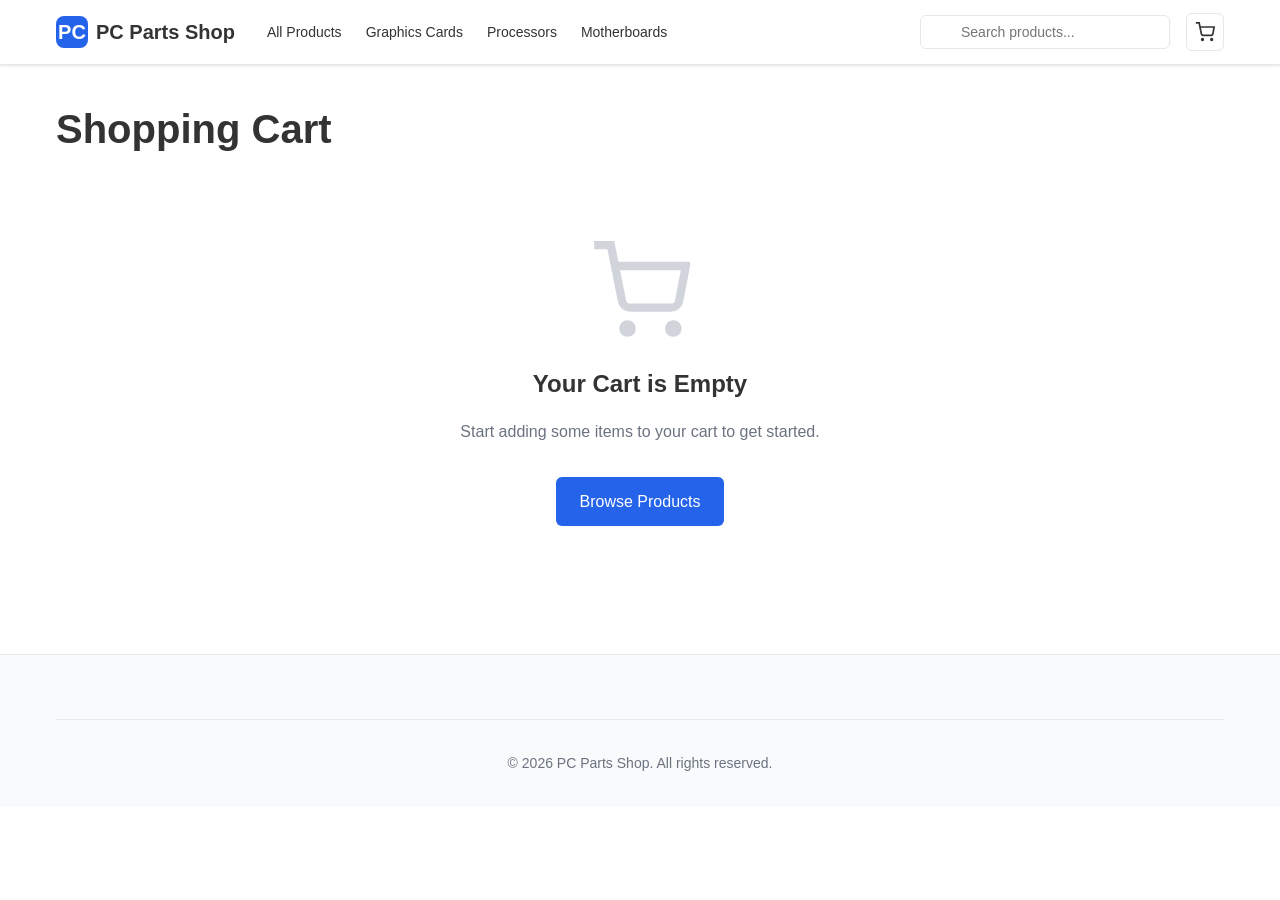
<file: Assignment 2 wt/cart.html>
<!DOCTYPE html>
<html lang="en">
<head>
    <meta charset="UTF-8">
    <meta name="viewport" content="width=device-width, initial-scale=1.0">
    <title>Shopping Cart - PC Parts Shop</title>
    <link rel="stylesheet" href="styles.css">
    <style>
        .cart-page {
            padding: 2rem 0;
            min-height: 60vh;
        }
        
        .cart-title {
            font-size: 2.5rem;
            font-weight: bold;
            margin-bottom: 2rem;
        }
        
        .cart-layout {
            display: grid;
            grid-template-columns: 1fr;
            gap: 2rem;
        }
        
        .cart-items {
            display: flex;
            flex-direction: column;
            gap: 1rem;
        }
        
        .cart-item {
            background: white;
            border: 1px solid #e5e7eb;
            border-radius: 8px;
            padding: 1.5rem;
        }
        
        .cart-item-content {
            display: flex;
            gap: 1.5rem;
        }
        
        .cart-item-image {
            width: 120px;
            height: 120px;
            background: #f3f4f6;
            border-radius: 8px;
            overflow: hidden;
            flex-shrink: 0;
        }
        
        .cart-item-image img {
            width: 100%;
            height: 100%;
            object-fit: cover;
        }
        
        .cart-item-details {
            flex: 1;
            display: flex;
            flex-direction: column;
            justify-content: space-between;
        }
        
        .cart-item-name {
            font-weight: 600;
            font-size: 1.125rem;
            margin-bottom: 0.5rem;
        }
        
        .cart-item-description {
            font-size: 0.875rem;
            color: #6b7280;
        }
        
        .cart-item-actions {
            display: flex;
            justify-content: space-between;
            align-items: center;
            margin-top: 1rem;
            flex-wrap: wrap;
            gap: 1rem;
        }
        
        .cart-item-quantity {
            display: flex;
            align-items: center;
            gap: 0.5rem;
            border: 1px solid #e5e7eb;
            border-radius: 6px;
        }
        
        .cart-item-quantity button {
            padding: 0.5rem 0.75rem;
            background: white;
            border: none;
            cursor: pointer;
        }
        
        .cart-item-quantity button:hover {
            background: #f3f4f6;
        }
        
        .cart-item-quantity span {
            padding: 0 0.75rem;
            font-weight: 600;
        }
        
        .cart-item-price-section {
            display: flex;
            align-items: center;
            gap: 1rem;
        }
        
        .cart-item-price {
            font-size: 1.25rem;
            font-weight: bold;
        }
        
        .remove-btn {
            color: #ef4444;
            padding: 0.5rem;
            background: none;
            border: none;
            cursor: pointer;
        }
        
        .remove-btn:hover {
            opacity: 0.7;
        }
        
        .order-summary {
            background: white;
            border: 1px solid #e5e7eb;
            border-radius: 8px;
            padding: 1.5rem;
            height: fit-content;
        }
        
        .summary-title {
            font-size: 1.5rem;
            font-weight: bold;
            margin-bottom: 1.5rem;
        }
        
        .summary-row {
            display: flex;
            justify-content: space-between;
            margin-bottom: 1rem;
        }
        
        .summary-label {
            color: #6b7280;
        }
        
        .summary-value {
            font-weight: 600;
        }
        
        .free-shipping-note {
            font-size: 0.875rem;
            color: #2563eb;
            margin-bottom: 1rem;
        }
        
        .summary-divider {
            height: 1px;
            background: #e5e7eb;
            margin: 1.5rem 0;
        }
        
        .summary-total {
            display: flex;
            justify-content: space-between;
            font-size: 1.125rem;
        }
        
        .summary-total-label {
            font-weight: bold;
        }
        
        .summary-total-value {
            font-weight: bold;
            color: #2563eb;
        }
        
        .summary-buttons {
            display: flex;
            flex-direction: column;
            gap: 1rem;
            margin-top: 1.5rem;
        }
        
        .empty-cart {
            text-align: center;
            padding: 3rem 0;
        }
        
        .empty-cart-icon {
            width: 100px;
            height: 100px;
            margin: 0 auto 1rem;
            color: #d1d5db;
        }
        
        .empty-cart h2 {
            font-size: 1.5rem;
            font-weight: bold;
            margin-bottom: 1rem;
        }
        
        .empty-cart p {
            color: #6b7280;
            margin-bottom: 2rem;
        }
        
        @media (min-width: 1024px) {
            .cart-layout {
                grid-template-columns: 2fr 1fr;
            }
            
            .order-summary {
                position: sticky;
                top: 80px;
            }
        }
    </style>
</head>
<body>
    <!-- Header -->
    <header class="header">
        <div class="container header-content">
            <div class="header-left">
                <a href="index.html" class="logo">
                    <div class="logo-icon">PC</div>
                    <span class="logo-text">PC Parts Shop</span>
                </a>
                <nav class="desktop-nav">
                    <a href="products.html">All Products</a>
                    <a href="products.html?category=gpu">Graphics Cards</a>
                    <a href="products.html?category=cpu">Processors</a>
                    <a href="products.html?category=motherboard">Motherboards</a>
                </nav>
            </div>
            <div class="header-right">
                <div class="search-bar">
                    <input type="search" placeholder="Search products..." class="search-input">
                </div>
                <a href="cart.html" class="cart-button">
                    <svg width="20" height="20" viewBox="0 0 24 24" fill="none" stroke="currentColor" stroke-width="2">
                        <circle cx="9" cy="21" r="1"></circle>
                        <circle cx="20" cy="21" r="1"></circle>
                        <path d="M1 1h4l2.68 13.39a2 2 0 0 0 2 1.61h9.72a2 2 0 0 0 2-1.61L23 6H6"></path>
                    </svg>
                    <span class="cart-count" id="cartCount">0</span>
                </a>
            </div>
        </div>
    </header>

    <!-- Cart Page -->
    <div class="cart-page">
        <div class="container">
            <h1 class="cart-title">Shopping Cart</h1>

            <div id="cartContent">
                <!-- Cart content will be loaded here -->
            </div>
        </div>
    </div>

    <!-- Footer -->
    <footer class="footer">
        <div class="container">
            <div class="footer-bottom">
                © 2026 PC Parts Shop. All rights reserved.
            </div>
        </div>
    </footer>

    <script src="products-data.js"></script>
    <script src="cart.js"></script>
    <script src="script.js"></script>
    <script>
        document.addEventListener('DOMContentLoaded', function() {
            displayCart();
        });

        function displayCart() {
            const cart = getCart();
            const container = document.getElementById('cartContent');
            
            const cartItems = cart.items.map(item => {
                const product = products.find(p => p.id === item.productId);
                return { ...item, product };
            }).filter(item => item.product);

            if (cartItems.length === 0) {
                container.innerHTML = `
                    <div class="empty-cart">
                        <svg class="empty-cart-icon" viewBox="0 0 24 24" fill="none" stroke="currentColor" stroke-width="2">
                            <circle cx="9" cy="21" r="1"></circle>
                            <circle cx="20" cy="21" r="1"></circle>
                            <path d="M1 1h4l2.68 13.39a2 2 0 0 0 2 1.61h9.72a2 2 0 0 0 2-1.61L23 6H6"></path>
                        </svg>
                        <h2>Your Cart is Empty</h2>
                        <p>Start adding some items to your cart to get started.</p>
                        <a href="products.html" class="btn btn-primary btn-lg">Browse Products</a>
                    </div>
                `;
                return;
            }

            const subtotal = cartItems.reduce((sum, item) => sum + (item.product.price * item.quantity), 0);
            const shipping = subtotal > 50 ? 0 : 9.99;
            const tax = subtotal * 0.08;
            const total = subtotal + shipping + tax;

            const cartItemsHTML = cartItems.map(item => `
                <div class="cart-item">
                    <div class="cart-item-content">
                        <a href="product-detail.html?id=${item.product.id}" class="cart-item-image">
                            <img src="${item.product.image}" alt="${item.product.name}">
                        </a>
                        <div class="cart-item-details">
                            <div>
                                <a href="product-detail.html?id=${item.product.id}" class="cart-item-name">${item.product.name}</a>
                                <p class="cart-item-description">${item.product.description}</p>
                            </div>
                            <div class="cart-item-actions">
                                <div class="cart-item-quantity">
                                    <button onclick="updateQuantity('${item.product.id}', ${item.quantity - 1})" ${item.quantity <= 1 ? 'disabled' : ''}>-</button>
                                    <span>${item.quantity}</span>
                                    <button onclick="updateQuantity('${item.product.id}', ${item.quantity + 1})">+</button>
                                </div>
                                <div class="cart-item-price-section">
                                    <div class="cart-item-price">$${(item.product.price * item.quantity).toFixed(2)}</div>
                                    <button class="remove-btn" onclick="handleRemoveItem('${item.product.id}')">
                                        <svg width="20" height="20" viewBox="0 0 24 24" fill="none" stroke="currentColor" stroke-width="2">
                                            <polyline points="3 6 5 6 21 6"></polyline>
                                            <path d="M19 6v14a2 2 0 0 1-2 2H7a2 2 0 0 1-2-2V6m3 0V4a2 2 0 0 1 2-2h4a2 2 0 0 1 2 2v2"></path>
                                        </svg>
                                    </button>
                                </div>
                            </div>
                        </div>
                    </div>
                </div>
            `).join('');

            container.innerHTML = `
                <div class="cart-layout">
                    <div class="cart-items">
                        ${cartItemsHTML}
                    </div>
                    
                    <div class="order-summary">
                        <h2 class="summary-title">Order Summary</h2>
                        
                        <div class="summary-row">
                            <span class="summary-label">Subtotal</span>
                            <span class="summary-value">$${subtotal.toFixed(2)}</span>
                        </div>
                        <div class="summary-row">
                            <span class="summary-label">Shipping</span>
                            <span class="summary-value">${shipping === 0 ? 'Free' : '$' + shipping.toFixed(2)}</span>
                        </div>
                        ${shipping > 0 ? `<p class="free-shipping-note">Add $${(50 - subtotal).toFixed(2)} more for free shipping!</p>` : ''}
                        <div class="summary-row">
                            <span class="summary-label">Tax</span>
                            <span class="summary-value">$${tax.toFixed(2)}</span>
                        </div>
                        
                        <div class="summary-divider"></div>
                        
                        <div class="summary-total">
                            <span class="summary-total-label">Total</span>
                            <span class="summary-total-value">$${total.toFixed(2)}</span>
                        </div>
                        
                        <div class="summary-buttons">
                            <a href="checkout.html" class="btn btn-primary btn-lg">Proceed to Checkout</a>
                            <a href="products.html" class="btn btn-outline btn-lg">Continue Shopping</a>
                        </div>
                    </div>
                </div>
            `;
        }

        function updateQuantity(productId, newQuantity) {
            updateCartQuantity(productId, newQuantity);
            displayCart();
        }

        function handleRemoveItem(productId) {
            removeFromCart(productId);
            showNotification('Item removed from cart');
            displayCart();
        }
    </script>
</body>
</html>
</file>
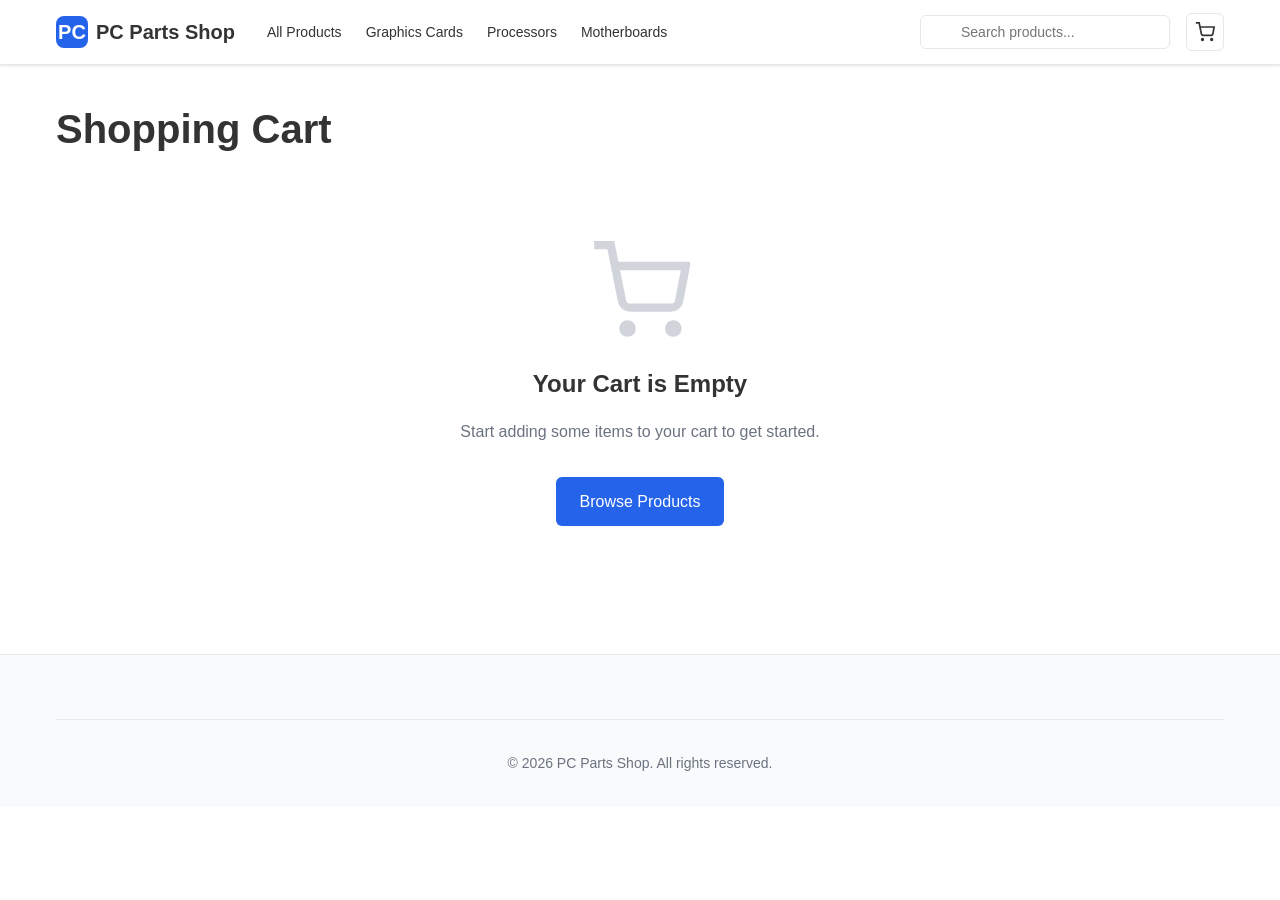
<file: Assignment 2 wt/checkout.html>
<!DOCTYPE html>
<html lang="en">
<head>
    <meta charset="UTF-8">
    <meta name="viewport" content="width=device-width, initial-scale=1.0">
    <title>Checkout - PC Parts Shop</title>
    <link rel="stylesheet" href="styles.css">
    <style>
        .checkout-page {
            padding: 2rem 0;
        }
        
        .checkout-title {
            font-size: 2.5rem;
            font-weight: bold;
            margin-bottom: 2rem;
        }
        
        .checkout-layout {
            display: grid;
            grid-template-columns: 1fr;
            gap: 2rem;
        }
        
        .checkout-form {
            display: flex;
            flex-direction: column;
            gap: 1.5rem;
        }
        
        .form-section {
            background: white;
            border: 1px solid #e5e7eb;
            border-radius: 8px;
            padding: 1.5rem;
        }
        
        .form-section-title {
            font-size: 1.5rem;
            font-weight: bold;
            margin-bottom: 1.5rem;
        }
        
        .form-grid {
            display: grid;
            grid-template-columns: 1fr;
            gap: 1rem;
        }
        
        .form-group {
            display: flex;
            flex-direction: column;
            gap: 0.5rem;
        }
        
        .form-label {
            font-weight: 500;
        }
        
        .form-input {
            padding: 0.75rem;
            border: 1px solid #e5e7eb;
            border-radius: 6px;
            font-size: 1rem;
        }
        
        .form-input:focus {
            outline: none;
            border-color: #2563eb;
            box-shadow: 0 0 0 3px rgba(37, 99, 235, 0.1);
        }
        
        .radio-group {
            display: flex;
            flex-direction: column;
            gap: 0.75rem;
        }
        
        .radio-option {
            display: flex;
            justify-content: space-between;
            align-items: center;
            padding: 1rem;
            border: 1px solid #e5e7eb;
            border-radius: 6px;
            cursor: pointer;
        }
        
        .radio-option:hover {
            background: #f9fafb;
        }
        
        .radio-option input {
            margin-right: 0.75rem;
        }
        
        .radio-content {
            display: flex;
            align-items: center;
            gap: 0.75rem;
            flex: 1;
        }
        
        .radio-label {
            display: flex;
            flex-direction: column;
        }
        
        .radio-label strong {
            display: block;
            font-weight: 600;
        }
        
        .radio-label small {
            font-size: 0.875rem;
            color: #6b7280;
        }
        
        .radio-price {
            font-weight: 600;
        }
        
        .checkout-buttons {
            display: flex;
            gap: 1rem;
        }
        
        .confirmation-page {
            text-align: center;
            padding: 3rem 0;
        }
        
        .confirmation-icon {
            width: 100px;
            height: 100px;
            margin: 0 auto 1.5rem;
            color: #10b981;
        }
        
        .confirmation-page h1 {
            font-size: 2.5rem;
            font-weight: bold;
            margin-bottom: 1rem;
        }
        
        .confirmation-page > p {
            font-size: 1.25rem;
            color: #6b7280;
            margin-bottom: 2rem;
        }
        
        .confirmation-summary {
            background: white;
            border: 1px solid #e5e7eb;
            border-radius: 8px;
            padding: 1.5rem;
            max-width: 500px;
            margin: 0 auto 2rem;
            text-align: left;
        }
        
        .confirmation-summary h2 {
            font-weight: bold;
            font-size: 1.25rem;
            margin-bottom: 1rem;
        }
        
        .confirmation-items {
            display: flex;
            flex-direction: column;
            gap: 0.75rem;
            margin-bottom: 1rem;
        }
        
        .confirmation-item {
            display: flex;
            justify-content: space-between;
        }
        
        .confirmation-divider {
            height: 1px;
            background: #e5e7eb;
            margin: 1rem 0;
        }
        
        .confirmation-total {
            display: flex;
            justify-content: space-between;
            font-weight: bold;
            font-size: 1.125rem;
        }
        
        .confirmation-total-value {
            color: #2563eb;
        }
        
        .confirmation-buttons {
            display: flex;
            gap: 1rem;
            justify-content: center;
            flex-wrap: wrap;
        }
        
        @media (min-width: 768px) {
            .form-grid {
                grid-template-columns: repeat(2, 1fr);
            }
            
            .form-group-full {
                grid-column: 1 / -1;
            }
        }
        
        @media (min-width: 1024px) {
            .checkout-layout {
                grid-template-columns: 2fr 1fr;
            }
        }
    </style>
</head>
<body>
    <!-- Header -->
    <header class="header">
        <div class="container header-content">
            <div class="header-left">
                <a href="index.html" class="logo">
                    <div class="logo-icon">PC</div>
                    <span class="logo-text">PC Parts Shop</span>
                </a>
            </div>
        </div>
    </header>

    <!-- Checkout Page -->
    <div class="checkout-page">
        <div class="container" id="checkoutContent">
            <!-- Content will be loaded here -->
        </div>
    </div>

    <!-- Footer -->
    <footer class="footer">
        <div class="container">
            <div class="footer-bottom">
                © 2026 PC Parts Shop. All rights reserved.
            </div>
        </div>
    </footer>

    <script src="products-data.js"></script>
    <script src="cart.js"></script>
    <script src="script.js"></script>
    <script>
        let step = 'info'; // 'info', 'payment', or 'confirmation'
        let shippingMethod = 'standard';

        document.addEventListener('DOMContentLoaded', function() {
            const cart = getCart();
            if (cart.items.length === 0) {
                window.location.href = 'cart.html';
                return;
            }
            displayCheckout();
        });

        function displayCheckout() {
            if (step === 'confirmation') {
                displayConfirmation();
            } else {
                displayCheckoutForm();
            }
        }

        function displayCheckoutForm() {
            const cart = getCart();
            const cartItems = cart.items.map(item => {
                const product = products.find(p => p.id === item.productId);
                return { ...item, product };
            }).filter(item => item.product);

            const subtotal = cartItems.reduce((sum, item) => sum + (item.product.price * item.quantity), 0);
            const shippingCost = shippingMethod === 'express' ? 19.99 : (subtotal > 50 ? 0 : 9.99);
            const tax = subtotal * 0.08;
            const total = subtotal + shippingCost + tax;

            const formHTML = step === 'info' ? `
                <div class="checkout-form">
                    <div class="form-section">
                        <h2 class="form-section-title">Shipping Information</h2>
                        <form id="shippingForm" onsubmit="handleShippingSubmit(event)">
                            <div class="form-grid">
                                <div class="form-group">
                                    <label class="form-label" for="firstName">First Name *</label>
                                    <input class="form-input" id="firstName" required>
                                </div>
                                <div class="form-group">
                                    <label class="form-label" for="lastName">Last Name *</label>
                                    <input class="form-input" id="lastName" required>
                                </div>
                                <div class="form-group form-group-full">
                                    <label class="form-label" for="email">Email *</label>
                                    <input class="form-input" id="email" type="email" required>
                                </div>
                                <div class="form-group form-group-full">
                                    <label class="form-label" for="address">Street Address *</label>
                                    <input class="form-input" id="address" required>
                                </div>
                                <div class="form-group">
                                    <label class="form-label" for="city">City *</label>
                                    <input class="form-input" id="city" required>
                                </div>
                                <div class="form-group">
                                    <label class="form-label" for="state">State *</label>
                                    <input class="form-input" id="state" required>
                                </div>
                                <div class="form-group">
                                    <label class="form-label" for="zip">ZIP Code *</label>
                                    <input class="form-input" id="zip" required>
                                </div>
                                <div class="form-group">
                                    <label class="form-label" for="phone">Phone Number *</label>
                                    <input class="form-input" id="phone" type="tel" required>
                                </div>
                            </div>
                            <button type="submit" class="btn btn-primary btn-lg" style="width: 100%; margin-top: 1.5rem;">
                                Continue to Payment
                            </button>
                        </form>
                    </div>

                    <div class="form-section">
                        <h2 class="form-section-title">Shipping Method</h2>
                        <div class="radio-group">
                            <label class="radio-option">
                                <div class="radio-content">
                                    <input type="radio" name="shipping" value="standard" ${shippingMethod === 'standard' ? 'checked' : ''} onchange="changeShipping('standard')">
                                    <div class="radio-label">
                                        <strong>Standard Shipping</strong>
                                        <small>5-7 business days</small>
                                    </div>
                                </div>
                                <span class="radio-price">${subtotal > 50 ? 'Free' : '$9.99'}</span>
                            </label>
                            <label class="radio-option">
                                <div class="radio-content">
                                    <input type="radio" name="shipping" value="express" ${shippingMethod === 'express' ? 'checked' : ''} onchange="changeShipping('express')">
                                    <div class="radio-label">
                                        <strong>Express Shipping</strong>
                                        <small>2-3 business days</small>
                                    </div>
                                </div>
                                <span class="radio-price">$19.99</span>
                            </label>
                        </div>
                    </div>
                </div>
            ` : `
                <div class="checkout-form">
                    <div class="form-section">
                        <h2 class="form-section-title">Payment Method</h2>
                        <form id="paymentForm" onsubmit="handlePaymentSubmit(event)">
                            <div class="form-grid">
                                <div class="form-group form-group-full">
                                    <label class="form-label" for="cardNumber">Card Number *</label>
                                    <input class="form-input" id="cardNumber" placeholder="1234 5678 9012 3456" required>
                                </div>
                                <div class="form-group">
                                    <label class="form-label" for="expiry">Expiry Date *</label>
                                    <input class="form-input" id="expiry" placeholder="MM/YY" required>
                                </div>
                                <div class="form-group">
                                    <label class="form-label" for="cvv">CVV *</label>
                                    <input class="form-input" id="cvv" placeholder="123" required>
                                </div>
                                <div class="form-group form-group-full">
                                    <label class="form-label" for="cardName">Name on Card *</label>
                                    <input class="form-input" id="cardName" required>
                                </div>
                            </div>
                            <div class="checkout-buttons" style="margin-top: 1.5rem;">
                                <button type="button" class="btn btn-outline btn-lg" onclick="goBack()" style="flex: 1;">Back</button>
                                <button type="submit" class="btn btn-primary btn-lg" style="flex: 1;">Place Order</button>
                            </div>
                        </form>
                    </div>
                </div>
            `;

            const html = `
                <h1 class="checkout-title">Checkout</h1>
                <div class="checkout-layout">
                    ${formHTML}
                    
                    <div class="order-summary" style="position: sticky; top: 80px;">
                        <h2 class="summary-title">Order Summary</h2>
                        <div style="display: flex; flex-direction: column; gap: 0.75rem; margin-bottom: 1rem;">
                            ${cartItems.map(item => `
                                <div style="display: flex; justify-content: space-between; font-size: 0.875rem;">
                                    <span style="color: #6b7280;">${item.product.name} x${item.quantity}</span>
                                    <span>$${(item.product.price * item.quantity).toFixed(2)}</span>
                                </div>
                            `).join('')}
                        </div>
                        <div class="summary-divider"></div>
                        <div class="summary-row">
                            <span class="summary-label">Subtotal</span>
                            <span class="summary-value">$${subtotal.toFixed(2)}</span>
                        </div>
                        <div class="summary-row">
                            <span class="summary-label">Shipping</span>
                            <span class="summary-value">${shippingCost === 0 ? 'Free' : '$' + shippingCost.toFixed(2)}</span>
                        </div>
                        <div class="summary-row">
                            <span class="summary-label">Tax</span>
                            <span class="summary-value">$${tax.toFixed(2)}</span>
                        </div>
                        <div class="summary-divider"></div>
                        <div class="summary-total">
                            <span class="summary-total-label">Total</span>
                            <span class="summary-total-value">$${total.toFixed(2)}</span>
                        </div>
                    </div>
                </div>
            `;

            document.getElementById('checkoutContent').innerHTML = html;
        }

        function displayConfirmation() {
            const cart = getCart();
            const cartItems = cart.items.map(item => {
                const product = products.find(p => p.id === item.productId);
                return { ...item, product };
            }).filter(item => item.product);

            const subtotal = cartItems.reduce((sum, item) => sum + (item.product.price * item.quantity), 0);
            const shippingCost = shippingMethod === 'express' ? 19.99 : (subtotal > 50 ? 0 : 9.99);
            const tax = subtotal * 0.08;
            const total = subtotal + shippingCost + tax;

            const html = `
                <div class="confirmation-page">
                    <svg class="confirmation-icon" viewBox="0 0 24 24" fill="none" stroke="currentColor" stroke-width="2">
                        <path d="M22 11.08V12a10 10 0 1 1-5.93-9.14"></path>
                        <polyline points="22 4 12 14.01 9 11.01"></polyline>
                    </svg>
                    <h1>Order Confirmed!</h1>
                    <p>Thank you for your purchase. We've sent a confirmation email with your order details.</p>
                    
                    <div class="confirmation-summary">
                        <h2>Order Summary</h2>
                        <div class="confirmation-items">
                            ${cartItems.map(item => `
                                <div class="confirmation-item">
                                    <span>${item.product.name} x${item.quantity}</span>
                                    <span>$${(item.product.price * item.quantity).toFixed(2)}</span>
                                </div>
                            `).join('')}
                        </div>
                        <div class="confirmation-divider"></div>
                        <div class="confirmation-total">
                            <span>Total</span>
                            <span class="confirmation-total-value">$${total.toFixed(2)}</span>
                        </div>
                    </div>
                    
                    <div class="confirmation-buttons">
                        <a href="products.html" class="btn btn-primary btn-lg">Continue Shopping</a>
                        <a href="index.html" class="btn btn-outline btn-lg">Go to Home</a>
                    </div>
                </div>
            `;

            document.getElementById('checkoutContent').innerHTML = html;
        }

        function changeShipping(method) {
            shippingMethod = method;
            displayCheckout();
        }

        function handleShippingSubmit(event) {
            event.preventDefault();
            step = 'payment';
            displayCheckout();
            window.scrollTo(0, 0);
        }

        function handlePaymentSubmit(event) {
            event.preventDefault();
            step = 'confirmation';
            clearCart();
            showNotification('Order placed successfully!');
            displayCheckout();
            window.scrollTo(0, 0);
        }

        function goBack() {
            step = 'info';
            displayCheckout();
            window.scrollTo(0, 0);
        }
    </script>
</body>
</html>
</file>
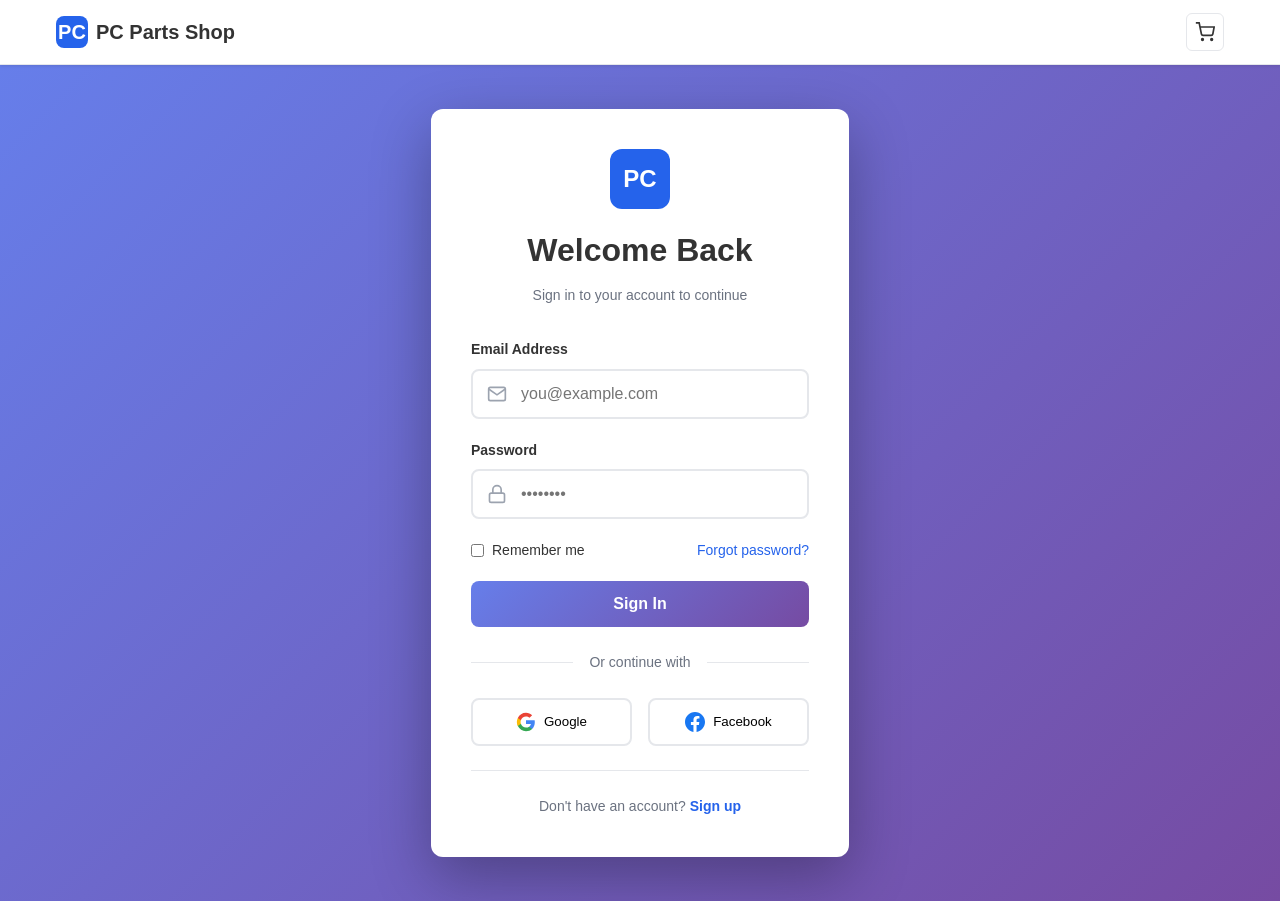
<file: Assignment 2 wt/login.html>
<!DOCTYPE html>
<html lang="en">
<head>
    <meta charset="UTF-8">
    <meta name="viewport" content="width=device-width, initial-scale=1.0">
    <title>Login - PC Parts Shop</title>
    <link rel="stylesheet" href="styles.css">
    <style>
        .auth-page {
            min-height: calc(100vh - 64px);
            display: flex;
            align-items: center;
            justify-content: center;
            padding: 2rem 0;
            background: linear-gradient(135deg, #667eea 0%, #764ba2 100%);
        }
        
        .auth-container {
            width: 100%;
            max-width: 450px;
            margin: 0 auto;
            padding: 0 1rem;
        }
        
        .auth-card {
            background: white;
            border-radius: 12px;
            padding: 2.5rem;
            box-shadow: 0 20px 60px rgba(0,0,0,0.3);
        }
        
        .auth-header {
            text-align: center;
            margin-bottom: 2rem;
        }
        
        .auth-logo {
            width: 60px;
            height: 60px;
            background: #2563eb;
            color: white;
            display: flex;
            align-items: center;
            justify-content: center;
            border-radius: 12px;
            font-weight: bold;
            font-size: 1.5rem;
            margin: 0 auto 1rem;
        }
        
        .auth-title {
            font-size: 2rem;
            font-weight: bold;
            margin-bottom: 0.5rem;
        }
        
        .auth-subtitle {
            color: #6b7280;
            font-size: 0.875rem;
        }
        
        .auth-form {
            display: flex;
            flex-direction: column;
            gap: 1.25rem;
        }
        
        .form-group {
            display: flex;
            flex-direction: column;
            gap: 0.5rem;
        }
        
        .form-label {
            font-weight: 600;
            font-size: 0.875rem;
        }
        
        .form-input-wrapper {
            position: relative;
        }
        
        .form-input-icon {
            position: absolute;
            left: 1rem;
            top: 50%;
            transform: translateY(-50%);
            color: #9ca3af;
            pointer-events: none;
        }
        
        .form-input {
            width: 100%;
            padding: 0.875rem 1rem 0.875rem 3rem;
            border: 2px solid #e5e7eb;
            border-radius: 8px;
            font-size: 1rem;
            transition: all 0.2s;
        }
        
        .form-input:focus {
            outline: none;
            border-color: #2563eb;
            box-shadow: 0 0 0 4px rgba(37, 99, 235, 0.1);
        }
        
        .form-checkbox-group {
            display: flex;
            align-items: center;
            justify-content: space-between;
        }
        
        .checkbox-label {
            display: flex;
            align-items: center;
            gap: 0.5rem;
            font-size: 0.875rem;
            cursor: pointer;
        }
        
        .checkbox-label input {
            cursor: pointer;
        }
        
        .forgot-link {
            font-size: 0.875rem;
            color: #2563eb;
            font-weight: 500;
        }
        
        .forgot-link:hover {
            text-decoration: underline;
        }
        
        .auth-submit {
            width: 100%;
            padding: 0.875rem;
            background: linear-gradient(135deg, #667eea 0%, #764ba2 100%);
            color: white;
            border: none;
            border-radius: 8px;
            font-weight: 600;
            font-size: 1rem;
            cursor: pointer;
            transition: transform 0.2s;
        }
        
        .auth-submit:hover {
            transform: translateY(-2px);
        }
        
        .auth-divider {
            display: flex;
            align-items: center;
            text-align: center;
            margin: 1.5rem 0;
        }
        
        .auth-divider::before,
        .auth-divider::after {
            content: '';
            flex: 1;
            border-bottom: 1px solid #e5e7eb;
        }
        
        .auth-divider span {
            padding: 0 1rem;
            color: #6b7280;
            font-size: 0.875rem;
        }
        
        .social-login {
            display: flex;
            gap: 1rem;
        }
        
        .social-btn {
            flex: 1;
            padding: 0.75rem;
            border: 2px solid #e5e7eb;
            border-radius: 8px;
            background: white;
            cursor: pointer;
            display: flex;
            align-items: center;
            justify-content: center;
            gap: 0.5rem;
            font-weight: 500;
            transition: all 0.2s;
        }
        
        .social-btn:hover {
            border-color: #2563eb;
            background: #f9fafb;
        }
        
        .auth-footer {
            text-align: center;
            margin-top: 1.5rem;
            padding-top: 1.5rem;
            border-top: 1px solid #e5e7eb;
            color: #6b7280;
            font-size: 0.875rem;
        }
        
        .auth-footer a {
            color: #2563eb;
            font-weight: 600;
            margin-left: 0.25rem;
        }
        
        .auth-footer a:hover {
            text-decoration: underline;
        }
        
        .alert {
            padding: 0.75rem 1rem;
            border-radius: 8px;
            font-size: 0.875rem;
            margin-bottom: 1rem;
        }
        
        .alert-success {
            background: #dcfce7;
            color: #166534;
            border: 1px solid #86efac;
        }
        
        .alert-error {
            background: #fee2e2;
            color: #991b1b;
            border: 1px solid #fca5a5;
        }
    </style>
</head>
<body>
    <!-- Header -->
    <header class="header">
        <div class="container header-content">
            <div class="header-left">
                <a href="index.html" class="logo">
                    <div class="logo-icon">PC</div>
                    <span class="logo-text">PC Parts Shop</span>
                </a>
            </div>
            <div class="header-right">
                <a href="cart.html" class="cart-button">
                    <svg width="20" height="20" viewBox="0 0 24 24" fill="none" stroke="currentColor" stroke-width="2">
                        <circle cx="9" cy="21" r="1"></circle>
                        <circle cx="20" cy="21" r="1"></circle>
                        <path d="M1 1h4l2.68 13.39a2 2 0 0 0 2 1.61h9.72a2 2 0 0 0 2-1.61L23 6H6"></path>
                    </svg>
                    <span class="cart-count" id="cartCount">0</span>
                </a>
            </div>
        </div>
    </header>

    <!-- Login Page -->
    <div class="auth-page">
        <div class="auth-container">
            <div class="auth-card">
                <div class="auth-header">
                    <div class="auth-logo">PC</div>
                    <h1 class="auth-title">Welcome Back</h1>
                    <p class="auth-subtitle">Sign in to your account to continue</p>
                </div>

                <div id="alertMessage"></div>

                <form class="auth-form" onsubmit="handleLogin(event)">
                    <div class="form-group">
                        <label class="form-label" for="email">Email Address</label>
                        <div class="form-input-wrapper">
                            <svg class="form-input-icon" width="20" height="20" viewBox="0 0 24 24" fill="none" stroke="currentColor" stroke-width="2">
                                <path d="M4 4h16c1.1 0 2 .9 2 2v12c0 1.1-.9 2-2 2H4c-1.1 0-2-.9-2-2V6c0-1.1.9-2 2-2z"></path>
                                <polyline points="22,6 12,13 2,6"></polyline>
                            </svg>
                            <input class="form-input" id="email" type="email" placeholder="you@example.com" required>
                        </div>
                    </div>

                    <div class="form-group">
                        <label class="form-label" for="password">Password</label>
                        <div class="form-input-wrapper">
                            <svg class="form-input-icon" width="20" height="20" viewBox="0 0 24 24" fill="none" stroke="currentColor" stroke-width="2">
                                <rect x="3" y="11" width="18" height="11" rx="2" ry="2"></rect>
                                <path d="M7 11V7a5 5 0 0 1 10 0v4"></path>
                            </svg>
                            <input class="form-input" id="password" type="password" placeholder="••••••••" required>
                        </div>
                    </div>

                    <div class="form-checkbox-group">
                        <label class="checkbox-label">
                            <input type="checkbox" id="remember">
                            <span>Remember me</span>
                        </label>
                        <a href="#" class="forgot-link">Forgot password?</a>
                    </div>

                    <button type="submit" class="auth-submit">Sign In</button>
                </form>

                <div class="auth-divider">
                    <span>Or continue with</span>
                </div>

                <div class="social-login">
                    <button class="social-btn" onclick="handleSocialLogin('google')">
                        <svg width="20" height="20" viewBox="0 0 24 24">
                            <path fill="#4285F4" d="M22.56 12.25c0-.78-.07-1.53-.2-2.25H12v4.26h5.92c-.26 1.37-1.04 2.53-2.21 3.31v2.77h3.57c2.08-1.92 3.28-4.74 3.28-8.09z"/>
                            <path fill="#34A853" d="M12 23c2.97 0 5.46-.98 7.28-2.66l-3.57-2.77c-.98.66-2.23 1.06-3.71 1.06-2.86 0-5.29-1.93-6.16-4.53H2.18v2.84C3.99 20.53 7.7 23 12 23z"/>
                            <path fill="#FBBC05" d="M5.84 14.09c-.22-.66-.35-1.36-.35-2.09s.13-1.43.35-2.09V7.07H2.18C1.43 8.55 1 10.22 1 12s.43 3.45 1.18 4.93l2.85-2.22.81-.62z"/>
                            <path fill="#EA4335" d="M12 5.38c1.62 0 3.06.56 4.21 1.64l3.15-3.15C17.45 2.09 14.97 1 12 1 7.7 1 3.99 3.47 2.18 7.07l3.66 2.84c.87-2.6 3.3-4.53 6.16-4.53z"/>
                        </svg>
                        Google
                    </button>
                    <button class="social-btn" onclick="handleSocialLogin('facebook')">
                        <svg width="20" height="20" viewBox="0 0 24 24" fill="#1877F2">
                            <path d="M24 12.073c0-6.627-5.373-12-12-12s-12 5.373-12 12c0 5.99 4.388 10.954 10.125 11.854v-8.385H7.078v-3.47h3.047V9.43c0-3.007 1.792-4.669 4.533-4.669 1.312 0 2.686.235 2.686.235v2.953H15.83c-1.491 0-1.956.925-1.956 1.874v2.25h3.328l-.532 3.47h-2.796v8.385C19.612 23.027 24 18.062 24 12.073z"/>
                        </svg>
                        Facebook
                    </button>
                </div>

                <div class="auth-footer">
                    Don't have an account?<a href="register.html">Sign up</a>
                </div>
            </div>
        </div>
    </div>

    <script src="cart.js"></script>
    <script src="script.js"></script>
    <script>
        function handleLogin(event) {
            event.preventDefault();
            
            const email = document.getElementById('email').value;
            const password = document.getElementById('password').value;
            const remember = document.getElementById('remember').checked;
            
            // Simulate login
            const users = JSON.parse(localStorage.getItem('users') || '[]');
            const user = users.find(u => u.email === email && u.password === password);
            
            if (user) {
                // Store logged in user
                localStorage.setItem('currentUser', JSON.stringify({
                    email: user.email,
                    name: user.name,
                    remember: remember
                }));
                
                showAlert('Login successful! Redirecting...', 'success');
                
                setTimeout(() => {
                    window.location.href = 'index.html';
                }, 1500);
            } else {
                showAlert('Invalid email or password. Please try again.', 'error');
            }
        }
        
        function handleSocialLogin(provider) {
            showAlert(`${provider.charAt(0).toUpperCase() + provider.slice(1)} login is not available in this demo.`, 'error');
        }
        
        function showAlert(message, type) {
            const alertDiv = document.getElementById('alertMessage');
            alertDiv.innerHTML = `<div class="alert alert-${type}">${message}</div>`;
            
            setTimeout(() => {
                alertDiv.innerHTML = '';
            }, 5000);
        }
        
        // Check if already logged in
        document.addEventListener('DOMContentLoaded', function() {
            const currentUser = localStorage.getItem('currentUser');
            if (currentUser) {
                window.location.href = 'index.html';
            }
        });
    </script>
</body>
</html>
</file>
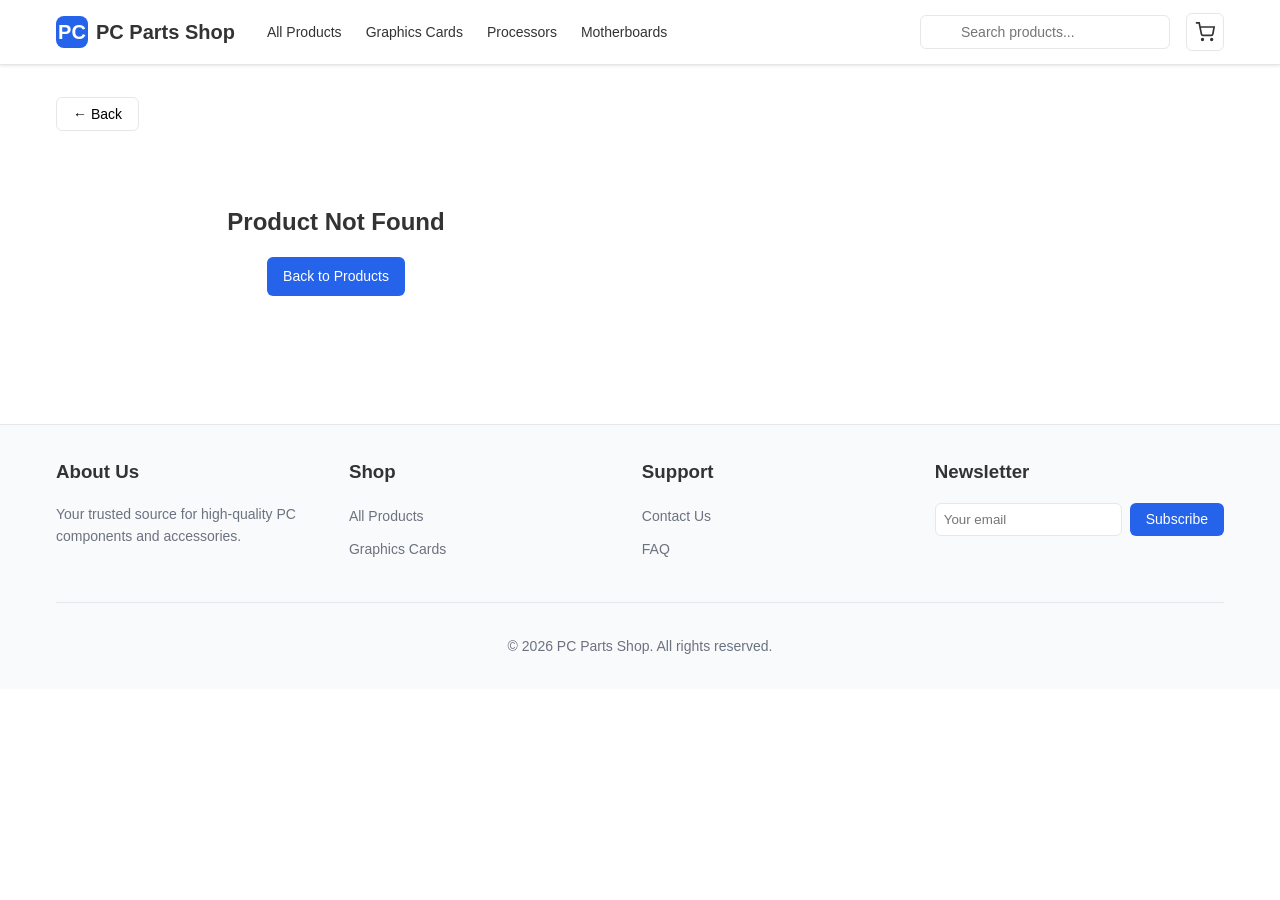
<file: Assignment 2 wt/product-detail.html>
<!DOCTYPE html>
<html lang="en">
<head>
    <meta charset="UTF-8">
    <meta name="viewport" content="width=device-width, initial-scale=1.0">
    <title>Product Detail - PC Parts Shop</title>
    <link rel="stylesheet" href="styles.css">
    <style>
        .product-detail {
            padding: 2rem 0;
        }
        
        .back-btn {
            margin-bottom: 1.5rem;
        }
        
        .product-layout {
            display: grid;
            grid-template-columns: 1fr;
            gap: 3rem;
        }
        
        .product-image-large {
            width: 100%;
            padding-top: 100%;
            position: relative;
            background: #f3f4f6;
            border-radius: 8px;
            overflow: hidden;
        }
        
        .product-image-large img {
            position: absolute;
            top: 0;
            left: 0;
            width: 100%;
            height: 100%;
            object-fit: cover;
        }
        
        .product-details {
            display: flex;
            flex-direction: column;
            gap: 1.5rem;
        }
        
        .product-category-badge {
            display: inline-block;
            background: #dbeafe;
            color: #1e40af;
            padding: 0.25rem 0.75rem;
            border-radius: 4px;
            font-size: 0.875rem;
            font-weight: 600;
        }
        
        .product-title {
            font-size: 2.5rem;
            font-weight: bold;
            margin-top: 0.5rem;
        }
        
        .product-rating-large {
            display: flex;
            align-items: center;
            gap: 1rem;
        }
        
        .stars-large {
            display: flex;
            gap: 0.25rem;
        }
        
        .star-large {
            color: #fbbf24;
            font-size: 1.25rem;
        }
        
        .price-large {
            font-size: 2.5rem;
            font-weight: bold;
            color: #2563eb;
        }
        
        .product-description-large {
            font-size: 1.125rem;
            color: #6b7280;
            line-height: 1.6;
        }
        
        .divider {
            height: 1px;
            background: #e5e7eb;
        }
        
        .specs-section h3 {
            font-size: 1.25rem;
            font-weight: bold;
            margin-bottom: 1rem;
        }
        
        .specs-grid {
            display: grid;
            grid-template-columns: repeat(2, 1fr);
            gap: 1rem;
        }
        
        .spec-item {
            display: flex;
            flex-direction: column;
        }
        
        .spec-label {
            font-size: 0.875rem;
            color: #6b7280;
        }
        
        .spec-value {
            font-weight: 600;
        }
        
        .quantity-section {
            display: flex;
            flex-direction: column;
            gap: 1rem;
        }
        
        .quantity-controls {
            display: flex;
            align-items: center;
            gap: 1rem;
        }
        
        .quantity-label {
            font-weight: 600;
        }
        
        .quantity-input {
            display: flex;
            align-items: center;
            border: 1px solid #e5e7eb;
            border-radius: 6px;
        }
        
        .quantity-btn {
            padding: 0.5rem 1rem;
            background: white;
            border: none;
            cursor: pointer;
            font-size: 1.125rem;
        }
        
        .quantity-btn:hover {
            background: #f3f4f6;
        }
        
        .quantity-value {
            padding: 0 1rem;
            font-weight: 600;
        }
        
        .action-buttons {
            display: flex;
            gap: 1rem;
        }
        
        .action-buttons .btn {
            flex: 1;
        }
        
        .info-box {
            background: #f9fafb;
            border-radius: 8px;
            padding: 1.5rem;
            display: flex;
            flex-direction: column;
            gap: 1rem;
        }
        
        .info-item {
            display: flex;
            gap: 0.75rem;
        }
        
        .info-icon {
            color: #2563eb;
        }
        
        .info-content h4 {
            font-weight: 600;
            margin-bottom: 0.25rem;
        }
        
        .info-content p {
            font-size: 0.875rem;
            color: #6b7280;
        }
        
        @media (min-width: 1024px) {
            .product-layout {
                grid-template-columns: 1fr 1fr;
            }
        }
    </style>
</head>
<body>
    <!-- Header -->
    <header class="header">
        <div class="container header-content">
            <div class="header-left">
                <a href="index.html" class="logo">
                    <div class="logo-icon">PC</div>
                    <span class="logo-text">PC Parts Shop</span>
                </a>
                <nav class="desktop-nav">
                    <a href="products.html">All Products</a>
                    <a href="products.html?category=gpu">Graphics Cards</a>
                    <a href="products.html?category=cpu">Processors</a>
                    <a href="products.html?category=motherboard">Motherboards</a>
                </nav>
            </div>
            <div class="header-right">
                <div class="search-bar">
                    <input type="search" placeholder="Search products..." class="search-input">
                </div>
                <a href="cart.html" class="cart-button">
                    <svg width="20" height="20" viewBox="0 0 24 24" fill="none" stroke="currentColor" stroke-width="2">
                        <circle cx="9" cy="21" r="1"></circle>
                        <circle cx="20" cy="21" r="1"></circle>
                        <path d="M1 1h4l2.68 13.39a2 2 0 0 0 2 1.61h9.72a2 2 0 0 0 2-1.61L23 6H6"></path>
                    </svg>
                    <span class="cart-count" id="cartCount">0</span>
                </a>
            </div>
        </div>
    </header>

    <!-- Product Detail -->
    <div class="product-detail">
        <div class="container">
            <button class="btn btn-outline back-btn" onclick="history.back()">
                ← Back
            </button>

            <div class="product-layout" id="productContent">
                <!-- Content will be loaded here -->
            </div>
        </div>
    </div>

    <!-- Footer -->
    <footer class="footer">
        <div class="container">
            <div class="footer-grid">
                <div class="footer-col">
                    <h3>About Us</h3>
                    <p>Your trusted source for high-quality PC components and accessories.</p>
                </div>
                <div class="footer-col">
                    <h3>Shop</h3>
                    <ul>
                        <li><a href="products.html">All Products</a></li>
                        <li><a href="products.html?category=gpu">Graphics Cards</a></li>
                    </ul>
                </div>
                <div class="footer-col">
                    <h3>Support</h3>
                    <ul>
                        <li><a href="#">Contact Us</a></li>
                        <li><a href="#">FAQ</a></li>
                    </ul>
                </div>
                <div class="footer-col">
                    <h3>Newsletter</h3>
                    <div class="newsletter">
                        <input type="email" placeholder="Your email">
                        <button class="btn btn-primary">Subscribe</button>
                    </div>
                </div>
            </div>
            <div class="footer-bottom">
                © 2026 PC Parts Shop. All rights reserved.
            </div>
        </div>
    </footer>

    <script src="products-data.js"></script>
    <script src="cart.js"></script>
    <script src="script.js"></script>
    <script>
        let currentQuantity = 1;
        let currentProduct = null;

        document.addEventListener('DOMContentLoaded', function() {
            const productId = getUrlParameter('id');
            currentProduct = products.find(p => p.id === productId);
            
            if (currentProduct) {
                displayProduct();
            } else {
                document.getElementById('productContent').innerHTML = `
                    <div style="text-align: center; padding: 3rem;">
                        <h2 style="font-size: 1.5rem; font-weight: bold; margin-bottom: 1rem;">Product Not Found</h2>
                        <a href="products.html" class="btn btn-primary">Back to Products</a>
                    </div>
                `;
            }
        });

        function displayProduct() {
            const category = categories.find(c => c.id === currentProduct.category);
            
            const html = `
                <div>
                    <div class="product-image-large">
                        <img src="${currentProduct.image}" alt="${currentProduct.name}">
                    </div>
                </div>
                
                <div class="product-details">
                    <div>
                        <span class="product-category-badge">${category.name}</span>
                        <h1 class="product-title">${currentProduct.name}</h1>
                        
                        <div class="product-rating-large">
                            <div class="stars-large">
                                ${Array(5).fill(0).map((_, i) => 
                                    `<span class="star-large">${i < Math.floor(currentProduct.rating) ? '★' : '☆'}</span>`
                                ).join('')}
                            </div>
                            <span>${currentProduct.rating} (125 reviews)</span>
                        </div>
                        
                        <div class="price-large">$${currentProduct.price.toFixed(2)}</div>
                        <p class="product-description-large">${currentProduct.description}</p>
                    </div>
                    
                    <div class="divider"></div>
                    
                    <div class="specs-section">
                        <h3>Specifications</h3>
                        <div class="specs-grid">
                            ${Object.entries(currentProduct.specs).map(([key, value]) => `
                                <div class="spec-item">
                                    <div class="spec-label">${key}</div>
                                    <div class="spec-value">${value}</div>
                                </div>
                            `).join('')}
                        </div>
                    </div>
                    
                    <div class="divider"></div>
                    
                    <div class="quantity-section">
                        <div class="quantity-controls">
                            <span class="quantity-label">Quantity:</span>
                            <div class="quantity-input">
                                <button class="quantity-btn" onclick="changeQuantity(-1)" ${!currentProduct.inStock ? 'disabled' : ''}>-</button>
                                <span class="quantity-value" id="quantityValue">1</span>
                                <button class="quantity-btn" onclick="changeQuantity(1)" ${!currentProduct.inStock ? 'disabled' : ''}>+</button>
                            </div>
                            <span class="badge ${currentProduct.inStock ? 'badge-success' : 'badge-error'}">
                                ${currentProduct.inStock ? 'In Stock' : 'Out of Stock'}
                            </span>
                        </div>
                        
                        <div class="action-buttons">
                            <button class="btn btn-primary btn-lg" onclick="handleAddToCart()" ${!currentProduct.inStock ? 'disabled' : ''}>
                                <svg width="20" height="20" viewBox="0 0 24 24" fill="none" stroke="currentColor" stroke-width="2">
                                    <circle cx="9" cy="21" r="1"></circle>
                                    <circle cx="20" cy="21" r="1"></circle>
                                    <path d="M1 1h4l2.68 13.39a2 2 0 0 0 2 1.61h9.72a2 2 0 0 0 2-1.61L23 6H6"></path>
                                </svg>
                                Add to Cart
                            </button>
                            <button class="btn btn-secondary btn-lg" onclick="handleBuyNow()" ${!currentProduct.inStock ? 'disabled' : ''}>
                                Buy Now
                            </button>
                        </div>
                    </div>
                    
                    <div class="info-box">
                        <div class="info-item">
                            <svg class="info-icon" width="20" height="20" viewBox="0 0 24 24" fill="none" stroke="currentColor" stroke-width="2">
                                <rect x="1" y="3" width="15" height="13"></rect>
                                <polygon points="16 8 20 8 23 11 23 16 16 16 16 8"></polygon>
                                <circle cx="5.5" cy="18.5" r="2.5"></circle>
                                <circle cx="18.5" cy="18.5" r="2.5"></circle>
                            </svg>
                            <div class="info-content">
                                <h4>Free Shipping</h4>
                                <p>On orders over $50</p>
                            </div>
                        </div>
                        <div class="info-item">
                            <svg class="info-icon" width="20" height="20" viewBox="0 0 24 24" fill="none" stroke="currentColor" stroke-width="2">
                                <path d="M12 22s8-4 8-10V5l-8-3-8 3v7c0 6 8 10 8 10z"></path>
                            </svg>
                            <div class="info-content">
                                <h4>Warranty Protection</h4>
                                <p>Full manufacturer warranty included</p>
                            </div>
                        </div>
                    </div>
                </div>
            `;
            
            document.getElementById('productContent').innerHTML = html;
        }

        function changeQuantity(delta) {
            currentQuantity = Math.max(1, currentQuantity + delta);
            document.getElementById('quantityValue').textContent = currentQuantity;
        }

        function handleAddToCart() {
            addToCart(currentProduct.id, currentQuantity);
        }

        function handleBuyNow() {
            addToCart(currentProduct.id, currentQuantity);
            window.location.href = 'checkout.html';
        }
    </script>
</body>
</html>
</file>
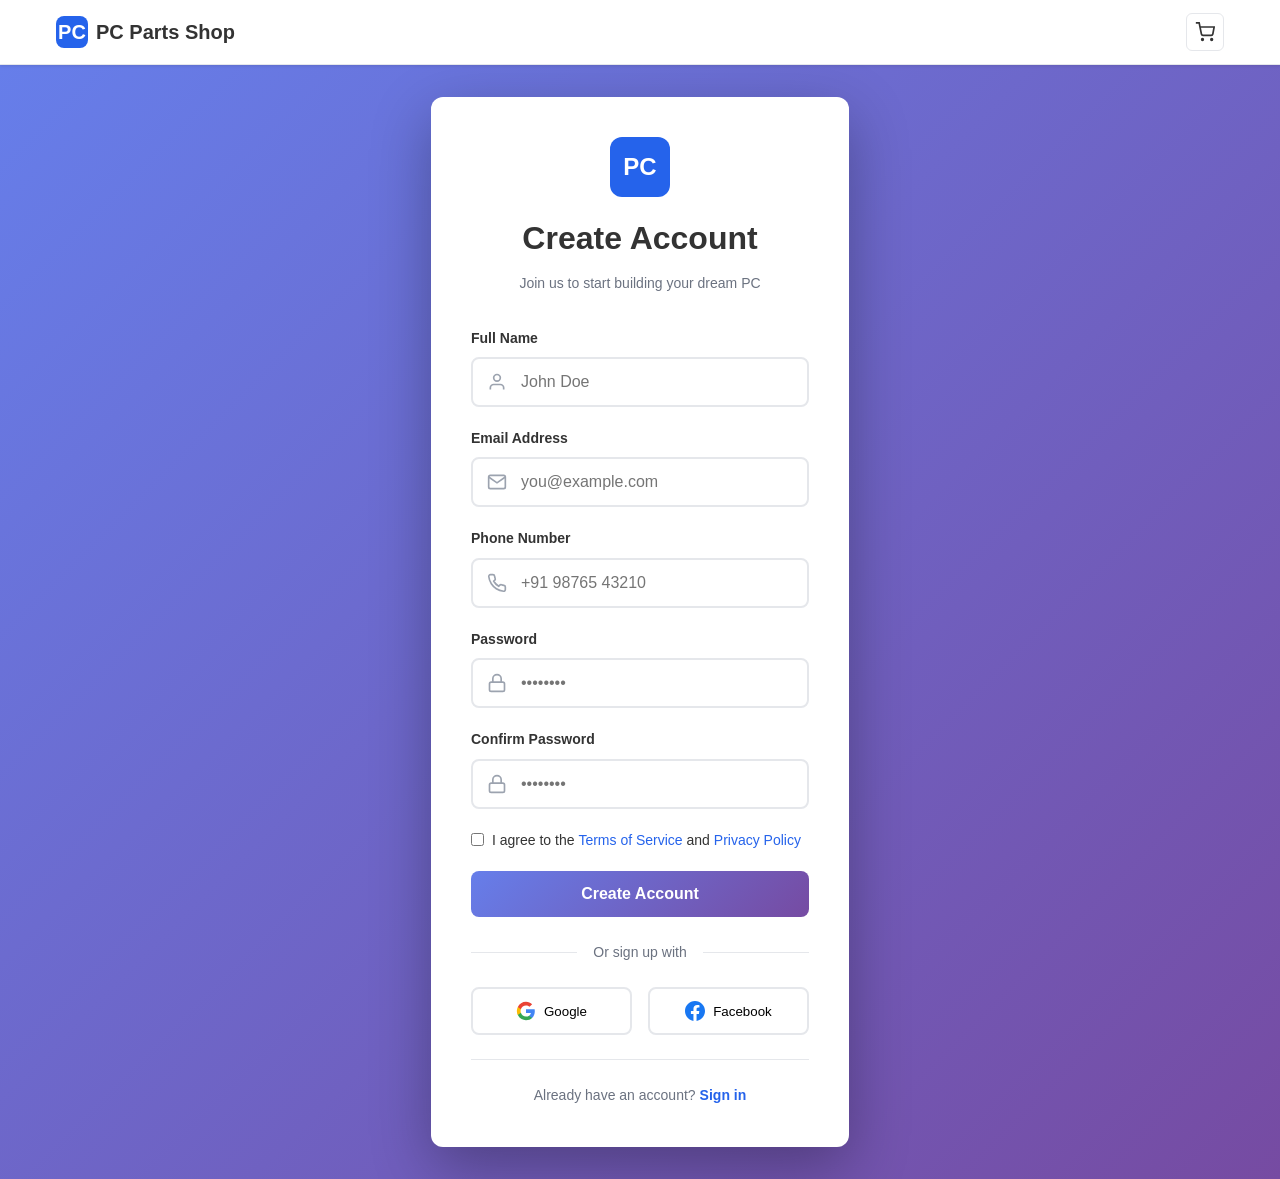
<file: Assignment 2 wt/register.html>
<!DOCTYPE html>
<html lang="en">
<head>
    <meta charset="UTF-8">
    <meta name="viewport" content="width=device-width, initial-scale=1.0">
    <title>Register - PC Parts Shop</title>
    <link rel="stylesheet" href="styles.css">
    <style>
        .auth-page {
            min-height: calc(100vh - 64px);
            display: flex;
            align-items: center;
            justify-content: center;
            padding: 2rem 0;
            background: linear-gradient(135deg, #667eea 0%, #764ba2 100%);
        }
        
        .auth-container {
            width: 100%;
            max-width: 450px;
            margin: 0 auto;
            padding: 0 1rem;
        }
        
        .auth-card {
            background: white;
            border-radius: 12px;
            padding: 2.5rem;
            box-shadow: 0 20px 60px rgba(0,0,0,0.3);
        }
        
        .auth-header {
            text-align: center;
            margin-bottom: 2rem;
        }
        
        .auth-logo {
            width: 60px;
            height: 60px;
            background: #2563eb;
            color: white;
            display: flex;
            align-items: center;
            justify-content: center;
            border-radius: 12px;
            font-weight: bold;
            font-size: 1.5rem;
            margin: 0 auto 1rem;
        }
        
        .auth-title {
            font-size: 2rem;
            font-weight: bold;
            margin-bottom: 0.5rem;
        }
        
        .auth-subtitle {
            color: #6b7280;
            font-size: 0.875rem;
        }
        
        .auth-form {
            display: flex;
            flex-direction: column;
            gap: 1.25rem;
        }
        
        .form-group {
            display: flex;
            flex-direction: column;
            gap: 0.5rem;
        }
        
        .form-label {
            font-weight: 600;
            font-size: 0.875rem;
        }
        
        .form-input-wrapper {
            position: relative;
        }
        
        .form-input-icon {
            position: absolute;
            left: 1rem;
            top: 50%;
            transform: translateY(-50%);
            color: #9ca3af;
            pointer-events: none;
        }
        
        .form-input {
            width: 100%;
            padding: 0.875rem 1rem 0.875rem 3rem;
            border: 2px solid #e5e7eb;
            border-radius: 8px;
            font-size: 1rem;
            transition: all 0.2s;
        }
        
        .form-input:focus {
            outline: none;
            border-color: #2563eb;
            box-shadow: 0 0 0 4px rgba(37, 99, 235, 0.1);
        }
        
        .checkbox-label {
            display: flex;
            align-items: flex-start;
            gap: 0.5rem;
            font-size: 0.875rem;
            cursor: pointer;
        }
        
        .checkbox-label input {
            margin-top: 0.25rem;
            cursor: pointer;
        }
        
        .checkbox-label a {
            color: #2563eb;
            font-weight: 500;
        }
        
        .checkbox-label a:hover {
            text-decoration: underline;
        }
        
        .password-strength {
            margin-top: 0.5rem;
        }
        
        .strength-bar {
            height: 4px;
            background: #e5e7eb;
            border-radius: 2px;
            overflow: hidden;
            margin-bottom: 0.5rem;
        }
        
        .strength-fill {
            height: 100%;
            width: 0;
            transition: all 0.3s;
            border-radius: 2px;
        }
        
        .strength-text {
            font-size: 0.75rem;
            color: #6b7280;
        }
        
        .auth-submit {
            width: 100%;
            padding: 0.875rem;
            background: linear-gradient(135deg, #667eea 0%, #764ba2 100%);
            color: white;
            border: none;
            border-radius: 8px;
            font-weight: 600;
            font-size: 1rem;
            cursor: pointer;
            transition: transform 0.2s;
        }
        
        .auth-submit:hover {
            transform: translateY(-2px);
        }
        
        .auth-submit:disabled {
            opacity: 0.5;
            cursor: not-allowed;
            transform: none;
        }
        
        .auth-divider {
            display: flex;
            align-items: center;
            text-align: center;
            margin: 1.5rem 0;
        }
        
        .auth-divider::before,
        .auth-divider::after {
            content: '';
            flex: 1;
            border-bottom: 1px solid #e5e7eb;
        }
        
        .auth-divider span {
            padding: 0 1rem;
            color: #6b7280;
            font-size: 0.875rem;
        }
        
        .social-login {
            display: flex;
            gap: 1rem;
        }
        
        .social-btn {
            flex: 1;
            padding: 0.75rem;
            border: 2px solid #e5e7eb;
            border-radius: 8px;
            background: white;
            cursor: pointer;
            display: flex;
            align-items: center;
            justify-content: center;
            gap: 0.5rem;
            font-weight: 500;
            transition: all 0.2s;
        }
        
        .social-btn:hover {
            border-color: #2563eb;
            background: #f9fafb;
        }
        
        .auth-footer {
            text-align: center;
            margin-top: 1.5rem;
            padding-top: 1.5rem;
            border-top: 1px solid #e5e7eb;
            color: #6b7280;
            font-size: 0.875rem;
        }
        
        .auth-footer a {
            color: #2563eb;
            font-weight: 600;
            margin-left: 0.25rem;
        }
        
        .auth-footer a:hover {
            text-decoration: underline;
        }
        
        .alert {
            padding: 0.75rem 1rem;
            border-radius: 8px;
            font-size: 0.875rem;
            margin-bottom: 1rem;
        }
        
        .alert-success {
            background: #dcfce7;
            color: #166534;
            border: 1px solid #86efac;
        }
        
        .alert-error {
            background: #fee2e2;
            color: #991b1b;
            border: 1px solid #fca5a5;
        }
    </style>
</head>
<body>
    <!-- Header -->
    <header class="header">
        <div class="container header-content">
            <div class="header-left">
                <a href="index.html" class="logo">
                    <div class="logo-icon">PC</div>
                    <span class="logo-text">PC Parts Shop</span>
                </a>
            </div>
            <div class="header-right">
                <a href="cart.html" class="cart-button">
                    <svg width="20" height="20" viewBox="0 0 24 24" fill="none" stroke="currentColor" stroke-width="2">
                        <circle cx="9" cy="21" r="1"></circle>
                        <circle cx="20" cy="21" r="1"></circle>
                        <path d="M1 1h4l2.68 13.39a2 2 0 0 0 2 1.61h9.72a2 2 0 0 0 2-1.61L23 6H6"></path>
                    </svg>
                    <span class="cart-count" id="cartCount">0</span>
                </a>
            </div>
        </div>
    </header>

    <!-- Register Page -->
    <div class="auth-page">
        <div class="auth-container">
            <div class="auth-card">
                <div class="auth-header">
                    <div class="auth-logo">PC</div>
                    <h1 class="auth-title">Create Account</h1>
                    <p class="auth-subtitle">Join us to start building your dream PC</p>
                </div>

                <div id="alertMessage"></div>

                <form class="auth-form" onsubmit="handleRegister(event)">
                    <div class="form-group">
                        <label class="form-label" for="name">Full Name</label>
                        <div class="form-input-wrapper">
                            <svg class="form-input-icon" width="20" height="20" viewBox="0 0 24 24" fill="none" stroke="currentColor" stroke-width="2">
                                <path d="M20 21v-2a4 4 0 0 0-4-4H8a4 4 0 0 0-4 4v2"></path>
                                <circle cx="12" cy="7" r="4"></circle>
                            </svg>
                            <input class="form-input" id="name" type="text" placeholder="John Doe" required>
                        </div>
                    </div>

                    <div class="form-group">
                        <label class="form-label" for="email">Email Address</label>
                        <div class="form-input-wrapper">
                            <svg class="form-input-icon" width="20" height="20" viewBox="0 0 24 24" fill="none" stroke="currentColor" stroke-width="2">
                                <path d="M4 4h16c1.1 0 2 .9 2 2v12c0 1.1-.9 2-2 2H4c-1.1 0-2-.9-2-2V6c0-1.1.9-2 2-2z"></path>
                                <polyline points="22,6 12,13 2,6"></polyline>
                            </svg>
                            <input class="form-input" id="email" type="email" placeholder="you@example.com" required>
                        </div>
                    </div>

                    <div class="form-group">
                        <label class="form-label" for="phone">Phone Number</label>
                        <div class="form-input-wrapper">
                            <svg class="form-input-icon" width="20" height="20" viewBox="0 0 24 24" fill="none" stroke="currentColor" stroke-width="2">
                                <path d="M22 16.92v3a2 2 0 0 1-2.18 2 19.79 19.79 0 0 1-8.63-3.07 19.5 19.5 0 0 1-6-6 19.79 19.79 0 0 1-3.07-8.67A2 2 0 0 1 4.11 2h3a2 2 0 0 1 2 1.72 12.84 12.84 0 0 0 .7 2.81 2 2 0 0 1-.45 2.11L8.09 9.91a16 16 0 0 0 6 6l1.27-1.27a2 2 0 0 1 2.11-.45 12.84 12.84 0 0 0 2.81.7A2 2 0 0 1 22 16.92z"></path>
                            </svg>
                            <input class="form-input" id="phone" type="tel" placeholder="+91 98765 43210" required>
                        </div>
                    </div>

                    <div class="form-group">
                        <label class="form-label" for="password">Password</label>
                        <div class="form-input-wrapper">
                            <svg class="form-input-icon" width="20" height="20" viewBox="0 0 24 24" fill="none" stroke="currentColor" stroke-width="2">
                                <rect x="3" y="11" width="18" height="11" rx="2" ry="2"></rect>
                                <path d="M7 11V7a5 5 0 0 1 10 0v4"></path>
                            </svg>
                            <input class="form-input" id="password" type="password" placeholder="••••••••" required minlength="8" oninput="checkPasswordStrength()">
                        </div>
                        <div class="password-strength" id="passwordStrength" style="display: none;">
                            <div class="strength-bar">
                                <div class="strength-fill" id="strengthFill"></div>
                            </div>
                            <div class="strength-text" id="strengthText"></div>
                        </div>
                    </div>

                    <div class="form-group">
                        <label class="form-label" for="confirmPassword">Confirm Password</label>
                        <div class="form-input-wrapper">
                            <svg class="form-input-icon" width="20" height="20" viewBox="0 0 24 24" fill="none" stroke="currentColor" stroke-width="2">
                                <rect x="3" y="11" width="18" height="11" rx="2" ry="2"></rect>
                                <path d="M7 11V7a5 5 0 0 1 10 0v4"></path>
                            </svg>
                            <input class="form-input" id="confirmPassword" type="password" placeholder="••••••••" required>
                        </div>
                    </div>

                    <label class="checkbox-label">
                        <input type="checkbox" id="terms" required>
                        <span>I agree to the <a href="#">Terms of Service</a> and <a href="#">Privacy Policy</a></span>
                    </label>

                    <button type="submit" class="auth-submit">Create Account</button>
                </form>

                <div class="auth-divider">
                    <span>Or sign up with</span>
                </div>

                <div class="social-login">
                    <button class="social-btn" onclick="handleSocialLogin('google')">
                        <svg width="20" height="20" viewBox="0 0 24 24">
                            <path fill="#4285F4" d="M22.56 12.25c0-.78-.07-1.53-.2-2.25H12v4.26h5.92c-.26 1.37-1.04 2.53-2.21 3.31v2.77h3.57c2.08-1.92 3.28-4.74 3.28-8.09z"/>
                            <path fill="#34A853" d="M12 23c2.97 0 5.46-.98 7.28-2.66l-3.57-2.77c-.98.66-2.23 1.06-3.71 1.06-2.86 0-5.29-1.93-6.16-4.53H2.18v2.84C3.99 20.53 7.7 23 12 23z"/>
                            <path fill="#FBBC05" d="M5.84 14.09c-.22-.66-.35-1.36-.35-2.09s.13-1.43.35-2.09V7.07H2.18C1.43 8.55 1 10.22 1 12s.43 3.45 1.18 4.93l2.85-2.22.81-.62z"/>
                            <path fill="#EA4335" d="M12 5.38c1.62 0 3.06.56 4.21 1.64l3.15-3.15C17.45 2.09 14.97 1 12 1 7.7 1 3.99 3.47 2.18 7.07l3.66 2.84c.87-2.6 3.3-4.53 6.16-4.53z"/>
                        </svg>
                        Google
                    </button>
                    <button class="social-btn" onclick="handleSocialLogin('facebook')">
                        <svg width="20" height="20" viewBox="0 0 24 24" fill="#1877F2">
                            <path d="M24 12.073c0-6.627-5.373-12-12-12s-12 5.373-12 12c0 5.99 4.388 10.954 10.125 11.854v-8.385H7.078v-3.47h3.047V9.43c0-3.007 1.792-4.669 4.533-4.669 1.312 0 2.686.235 2.686.235v2.953H15.83c-1.491 0-1.956.925-1.956 1.874v2.25h3.328l-.532 3.47h-2.796v8.385C19.612 23.027 24 18.062 24 12.073z"/>
                        </svg>
                        Facebook
                    </button>
                </div>

                <div class="auth-footer">
                    Already have an account?<a href="login.html">Sign in</a>
                </div>
            </div>
        </div>
    </div>

    <script src="cart.js"></script>
    <script src="script.js"></script>
    <script>
        function checkPasswordStrength() {
            const password = document.getElementById('password').value;
            const strengthDiv = document.getElementById('passwordStrength');
            const fill = document.getElementById('strengthFill');
            const text = document.getElementById('strengthText');
            
            if (password.length === 0) {
                strengthDiv.style.display = 'none';
                return;
            }
            
            strengthDiv.style.display = 'block';
            
            let strength = 0;
            if (password.length >= 8) strength++;
            if (password.match(/[a-z]/) && password.match(/[A-Z]/)) strength++;
            if (password.match(/[0-9]/)) strength++;
            if (password.match(/[^a-zA-Z0-9]/)) strength++;
            
            const colors = ['#ef4444', '#f59e0b', '#10b981', '#10b981'];
            const widths = ['25%', '50%', '75%', '100%'];
            const texts = ['Weak', 'Fair', 'Good', 'Strong'];
            
            fill.style.width = widths[strength - 1] || '25%';
            fill.style.background = colors[strength - 1] || '#ef4444';
            text.textContent = texts[strength - 1] || 'Weak';
            text.style.color = colors[strength - 1] || '#ef4444';
        }
        
        function handleRegister(event) {
            event.preventDefault();
            
            const name = document.getElementById('name').value;
            const email = document.getElementById('email').value;
            const phone = document.getElementById('phone').value;
            const password = document.getElementById('password').value;
            const confirmPassword = document.getElementById('confirmPassword').value;
            const terms = document.getElementById('terms').checked;
            
            // Validate passwords match
            if (password !== confirmPassword) {
                showAlert('Passwords do not match!', 'error');
                return;
            }
            
            // Validate password strength
            if (password.length < 8) {
                showAlert('Password must be at least 8 characters long!', 'error');
                return;
            }
            
            // Get existing users
            const users = JSON.parse(localStorage.getItem('users') || '[]');
            
            // Check if email already exists
            if (users.find(u => u.email === email)) {
                showAlert('An account with this email already exists!', 'error');
                return;
            }
            
            // Add new user
            users.push({
                name: name,
                email: email,
                phone: phone,
                password: password,
                createdAt: new Date().toISOString()
            });
            
            localStorage.setItem('users', JSON.stringify(users));
            
            showAlert('Account created successfully! Redirecting to login...', 'success');
            
            setTimeout(() => {
                window.location.href = 'login.html';
            }, 2000);
        }
        
        function handleSocialLogin(provider) {
            showAlert(`${provider.charAt(0).toUpperCase() + provider.slice(1)} registration is not available in this demo.`, 'error');
        }
        
        function showAlert(message, type) {
            const alertDiv = document.getElementById('alertMessage');
            alertDiv.innerHTML = `<div class="alert alert-${type}">${message}</div>`;
            
            setTimeout(() => {
                alertDiv.innerHTML = '';
            }, 5000);
        }
        
        // Check if already logged in
        document.addEventListener('DOMContentLoaded', function() {
            const currentUser = localStorage.getItem('currentUser');
            if (currentUser) {
                window.location.href = 'index.html';
            }
        });
    </script>
</body>
</html>
</file>
<file: Assignment 2 wt/styles.css>
/* Reset and Base Styles */
* {
    margin: 0;
    padding: 0;
    box-sizing: border-box;
}

body {
    font-family: -apple-system, BlinkMacSystemFont, 'Segoe UI', Roboto, Oxygen, Ubuntu, Cantarell, sans-serif;
    line-height: 1.6;
    color: #333;
    background: #fff;
}

img {
    max-width: 100%;
    height: auto;
    display: block;
}

a {
    text-decoration: none;
    color: inherit;
}

/* Container */
.container {
    max-width: 1200px;
    margin: 0 auto;
    padding: 0 1rem;
}

/* Header */
.header {
    position: sticky;
    top: 0;
    z-index: 50;
    background: white;
    border-bottom: 1px solid #e5e7eb;
    box-shadow: 0 1px 3px rgba(0,0,0,0.1);
}

.header-content {
    display: flex;
    align-items: center;
    justify-content: space-between;
    height: 64px;
}

.header-left {
    display: flex;
    align-items: center;
    gap: 2rem;
}

.logo {
    display: flex;
    align-items: center;
    gap: 0.5rem;
    font-weight: bold;
    font-size: 1.25rem;
}

.logo-icon {
    width: 32px;
    height: 32px;
    background: #2563eb;
    color: white;
    display: flex;
    align-items: center;
    justify-content: center;
    border-radius: 8px;
    font-weight: bold;
}

.desktop-nav {
    display: none;
    gap: 1.5rem;
}

.desktop-nav a {
    font-size: 0.875rem;
    transition: color 0.2s;
}

.desktop-nav a:hover {
    color: #2563eb;
}

.header-right {
    display: flex;
    align-items: center;
    gap: 1rem;
}

.search-bar {
    display: none;
}

.search-input {
    padding: 0.5rem 1rem 0.5rem 2.5rem;
    border: 1px solid #e5e7eb;
    border-radius: 6px;
    width: 250px;
    font-size: 0.875rem;
}

.cart-button {
    position: relative;
    padding: 0.5rem;
    border: 1px solid #e5e7eb;
    border-radius: 6px;
    display: flex;
    align-items: center;
    justify-content: center;
    transition: background 0.2s;
}

.cart-button:hover {
    background: #f9fafb;
}

.nav-icon-btn {
    display: flex;
    align-items: center;
    gap: 0.5rem;
    padding: 0.5rem 1rem;
    border: 1px solid #e5e7eb;
    border-radius: 6px;
    transition: all 0.2s;
    font-size: 0.875rem;
    font-weight: 500;
}

.nav-icon-btn:hover {
    background: #f9fafb;
    border-color: #2563eb;
    color: #2563eb;
}

.nav-text {
    display: none;
}

.cart-count {
    position: absolute;
    top: -4px;
    right: -4px;
    background: #2563eb;
    color: white;
    font-size: 0.75rem;
    width: 20px;
    height: 20px;
    display: none;
    align-items: center;
    justify-content: center;
    border-radius: 50%;
}

.mobile-menu-btn {
    display: block;
    padding: 0.5rem;
    border: 1px solid #e5e7eb;
    border-radius: 6px;
    background: white;
    cursor: pointer;
    font-size: 1.25rem;
}

/* Mobile Menu */
.mobile-menu {
    position: fixed;
    top: 64px;
    right: 0;
    width: 250px;
    height: calc(100vh - 64px);
    background: white;
    border-left: 1px solid #e5e7eb;
    transform: translateX(100%);
    transition: transform 0.3s;
    display: flex;
    flex-direction: column;
    padding: 1rem;
    gap: 0.5rem;
    z-index: 40;
}

.mobile-menu.show {
    transform: translateX(0);
}

.mobile-menu a {
    padding: 0.75rem 1rem;
    border-radius: 6px;
    transition: background 0.2s;
}

.mobile-menu a:hover {
    background: #f3f4f6;
}

/* Hero Section */
.hero {
    background: linear-gradient(to right, #2563eb, #1e40af);
    color: white;
    padding: 5rem 0;
}

.hero-content {
    max-width: 600px;
}

.hero h1 {
    font-size: 3rem;
    font-weight: bold;
    margin-bottom: 1rem;
    line-height: 1.2;
}

.hero p {
    font-size: 1.25rem;
    margin-bottom: 2rem;
    color: #dbeafe;
}

.hero-buttons {
    display: flex;
    gap: 1rem;
    flex-wrap: wrap;
}

/* Features Section */
.features {
    background: #f9fafb;
    padding: 3rem 0;
}

.features-grid {
    display: grid;
    grid-template-columns: 1fr;
    gap: 2rem;
}

.feature {
    display: flex;
    align-items: flex-start;
    gap: 1rem;
}

.feature-icon {
    background: #dbeafe;
    padding: 0.75rem;
    border-radius: 8px;
    color: #2563eb;
}

.feature h3 {
    font-weight: bold;
    margin-bottom: 0.25rem;
}

.feature p {
    font-size: 0.875rem;
    color: #6b7280;
}

/* Categories Section */
.categories {
    padding: 4rem 0;
}

.categories h2 {
    font-size: 2rem;
    font-weight: bold;
    margin-bottom: 2rem;
}

.categories-grid {
    display: grid;
    grid-template-columns: repeat(2, 1fr);
    gap: 1rem;
}

.category-card {
    background: white;
    border: 1px solid #e5e7eb;
    border-radius: 8px;
    padding: 2rem;
    text-align: center;
    transition: box-shadow 0.2s;
    cursor: pointer;
}

.category-card:hover {
    box-shadow: 0 10px 25px rgba(0,0,0,0.1);
}

.category-icon {
    font-size: 2.5rem;
    margin-bottom: 0.75rem;
}

.category-card h3 {
    font-weight: 600;
}

/* Featured Products Section */
.featured-products {
    padding: 4rem 0;
    background: #f9fafb;
}

.section-header {
    display: flex;
    justify-content: space-between;
    align-items: center;
    margin-bottom: 2rem;
}

.section-header h2 {
    font-size: 2rem;
    font-weight: bold;
}

.view-all {
    color: #2563eb;
    font-weight: 500;
}

.products-grid {
    display: grid;
    grid-template-columns: 1fr;
    gap: 1.5rem;
}

/* Product Card */
.product-card {
    background: white;
    border: 1px solid #e5e7eb;
    border-radius: 8px;
    overflow: hidden;
    transition: box-shadow 0.2s;
}

.product-card:hover {
    box-shadow: 0 10px 25px rgba(0,0,0,0.1);
}

.product-link {
    display: block;
}

.product-image {
    position: relative;
    width: 100%;
    padding-top: 100%;
    background: #f3f4f6;
    overflow: hidden;
}

.product-image img {
    position: absolute;
    top: 0;
    left: 0;
    width: 100%;
    height: 100%;
    object-fit: cover;
}

.product-info {
    padding: 1rem;
}

.product-name {
    font-weight: 600;
    margin-bottom: 0.5rem;
    display: -webkit-box;
    -webkit-line-clamp: 2;
    -webkit-box-orient: vertical;
    overflow: hidden;
}

.product-description {
    font-size: 0.875rem;
    color: #6b7280;
    margin-bottom: 0.5rem;
    display: -webkit-box;
    -webkit-line-clamp: 2;
    -webkit-box-orient: vertical;
    overflow: hidden;
}

.product-rating {
    display: flex;
    align-items: center;
    gap: 0.25rem;
    font-size: 0.875rem;
}

.star {
    color: #fbbf24;
}

.reviews {
    color: #6b7280;
}

.product-footer {
    display: flex;
    justify-content: space-between;
    align-items: center;
    padding: 1rem;
    border-top: 1px solid #e5e7eb;
}

.product-price {
    font-size: 1.5rem;
    font-weight: bold;
    color: #2563eb;
}

/* CTA Section */
.cta {
    background: linear-gradient(to right, #111827, #1f2937);
    color: white;
    padding: 5rem 0;
}

.cta-content {
    text-align: center;
}

.cta h2 {
    font-size: 2.5rem;
    font-weight: bold;
    margin-bottom: 1rem;
}

.cta p {
    font-size: 1.25rem;
    color: #d1d5db;
    margin-bottom: 2rem;
}

/* Footer */
.footer {
    background: #f9fafb;
    border-top: 1px solid #e5e7eb;
    margin-top: 3rem;
}

.footer .container {
    padding: 2rem 1rem;
}

.footer-grid {
    display: grid;
    grid-template-columns: 1fr;
    gap: 2rem;
}

.footer-col h3 {
    font-weight: bold;
    margin-bottom: 1rem;
}

.footer-col p {
    font-size: 0.875rem;
    color: #6b7280;
    margin-bottom: 1rem;
}

.footer-col ul {
    list-style: none;
}

.footer-col ul li {
    margin-bottom: 0.5rem;
}

.footer-col ul a {
    font-size: 0.875rem;
    color: #6b7280;
    transition: color 0.2s;
}

.footer-col ul a:hover {
    color: #2563eb;
}

.newsletter {
    display: flex;
    gap: 0.5rem;
}

.newsletter input {
    flex: 1;
    padding: 0.5rem;
    border: 1px solid #e5e7eb;
    border-radius: 6px;
}

.footer-bottom {
    margin-top: 2rem;
    padding-top: 2rem;
    border-top: 1px solid #e5e7eb;
    text-align: center;
    font-size: 0.875rem;
    color: #6b7280;
}

/* Buttons */
.btn {
    display: inline-flex;
    align-items: center;
    justify-content: center;
    gap: 0.5rem;
    padding: 0.5rem 1rem;
    border: none;
    border-radius: 6px;
    font-weight: 500;
    cursor: pointer;
    transition: all 0.2s;
    font-size: 0.875rem;
}

.btn-primary {
    background: #2563eb;
    color: white;
}

.btn-primary:hover {
    background: #1d4ed8;
}

.btn-secondary {
    background: white;
    color: #2563eb;
    border: 1px solid #2563eb;
}

.btn-secondary:hover {
    background: #eff6ff;
}

.btn-outline {
    background: white;
    border: 1px solid #e5e7eb;
}

.btn-outline:hover {
    background: #f9fafb;
}

.btn-sm {
    padding: 0.375rem 0.75rem;
    font-size: 0.875rem;
}

.btn-lg {
    padding: 0.75rem 1.5rem;
    font-size: 1rem;
}

.btn:disabled {
    opacity: 0.5;
    cursor: not-allowed;
}

/* Badge */
.badge {
    display: inline-block;
    padding: 0.25rem 0.5rem;
    border-radius: 4px;
    font-size: 0.75rem;
    font-weight: 600;
}

.badge-error {
    background: #fee2e2;
    color: #991b1b;
}

.badge-success {
    background: #dcfce7;
    color: #166534;
}

/* Notification */
.notification {
    position: fixed;
    bottom: -100px;
    right: 1rem;
    background: #111827;
    color: white;
    padding: 1rem 1.5rem;
    border-radius: 8px;
    box-shadow: 0 10px 25px rgba(0,0,0,0.2);
    transition: bottom 0.3s;
    z-index: 1000;
}

.notification.show {
    bottom: 1rem;
}

/* Responsive Design */
@media (min-width: 768px) {
    .desktop-nav {
        display: flex;
    }
    
    .search-bar {
        display: block;
    }
    
    .mobile-menu-btn {
        display: none;
    }
    
    .nav-text {
        display: block;
    }
    
    .user-name {
        display: block;
    }
    
    .features-grid {
        grid-template-columns: repeat(3, 1fr);
    }
    
    .categories-grid {
        grid-template-columns: repeat(4, 1fr);
    }
    
    .products-grid {
        grid-template-columns: repeat(2, 1fr);
    }
    
    .footer-grid {
        grid-template-columns: repeat(2, 1fr);
    }
}

@media (min-width: 1024px) {
    .products-grid {
        grid-template-columns: repeat(4, 1fr);
    }
    
    .footer-grid {
        grid-template-columns: repeat(4, 1fr);
    }
}

/* Utility Classes */
.text-center {
    text-align: center;
}

.mb-4 {
    margin-bottom: 1rem;
}

.mt-4 {
    margin-top: 1rem;
}

/* Auth Buttons */
.auth-buttons {
    display: flex;
    gap: 0.5rem;
}

/* User Menu */
.user-menu {
    position: relative;
}

.user-button {
    display: flex;
    align-items: center;
    gap: 0.5rem;
    padding: 0.5rem 1rem;
    border: 1px solid #e5e7eb;
    border-radius: 6px;
    background: white;
    cursor: pointer;
    transition: background 0.2s;
}

.user-button:hover {
    background: #f9fafb;
}

.user-name {
    font-size: 0.875rem;
    font-weight: 500;
    display: none;
}

.user-dropdown {
    position: absolute;
    top: calc(100% + 0.5rem);
    right: 0;
    width: 280px;
    background: white;
    border: 1px solid #e5e7eb;
    border-radius: 8px;
    box-shadow: 0 10px 25px rgba(0,0,0,0.1);
    opacity: 0;
    visibility: hidden;
    transform: translateY(-10px);
    transition: all 0.2s;
    z-index: 100;
}

.user-dropdown.show {
    opacity: 1;
    visibility: visible;
    transform: translateY(0);
}

.user-dropdown-header {
    display: flex;
    align-items: center;
    gap: 0.75rem;
    padding: 1rem;
}

.user-avatar {
    width: 40px;
    height: 40px;
    background: linear-gradient(135deg, #667eea 0%, #764ba2 100%);
    color: white;
    display: flex;
    align-items: center;
    justify-content: center;
    border-radius: 50%;
    font-weight: bold;
    font-size: 1.125rem;
}

.user-dropdown-name {
    font-weight: 600;
    font-size: 0.875rem;
}

.user-dropdown-email {
    font-size: 0.75rem;
    color: #6b7280;
}

.user-dropdown-divider {
    height: 1px;
    background: #e5e7eb;
}

.user-dropdown-item {
    display: flex;
    align-items: center;
    gap: 0.75rem;
    padding: 0.75rem 1rem;
    font-size: 0.875rem;
    color: #333;
    border: none;
    background: none;
    width: 100%;
    text-align: left;
    cursor: pointer;
    transition: background 0.2s;
}

.user-dropdown-item:hover {
    background: #f9fafb;
}

.user-dropdown-item svg {
    color: #6b7280;
}

@media (min-width: 768px) {
    .user-name {
        display: block;
    }
}
</file>
